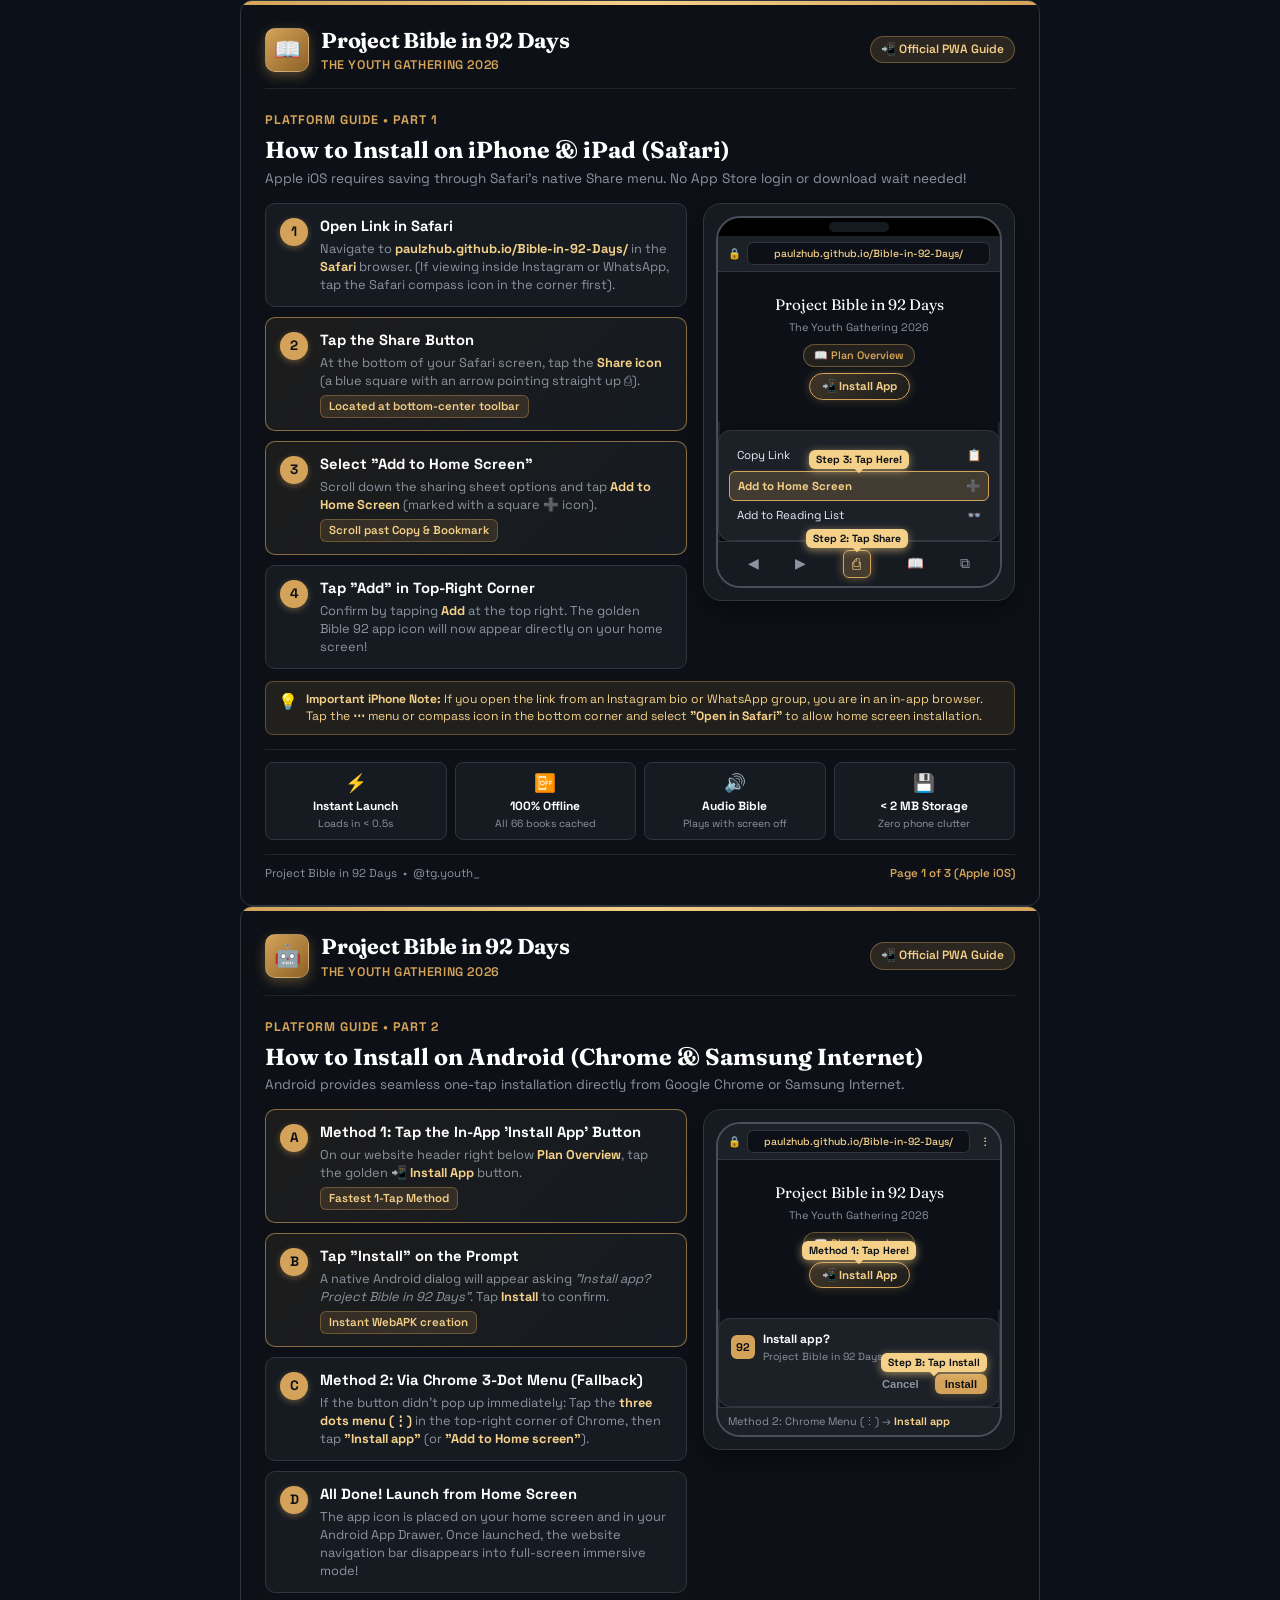
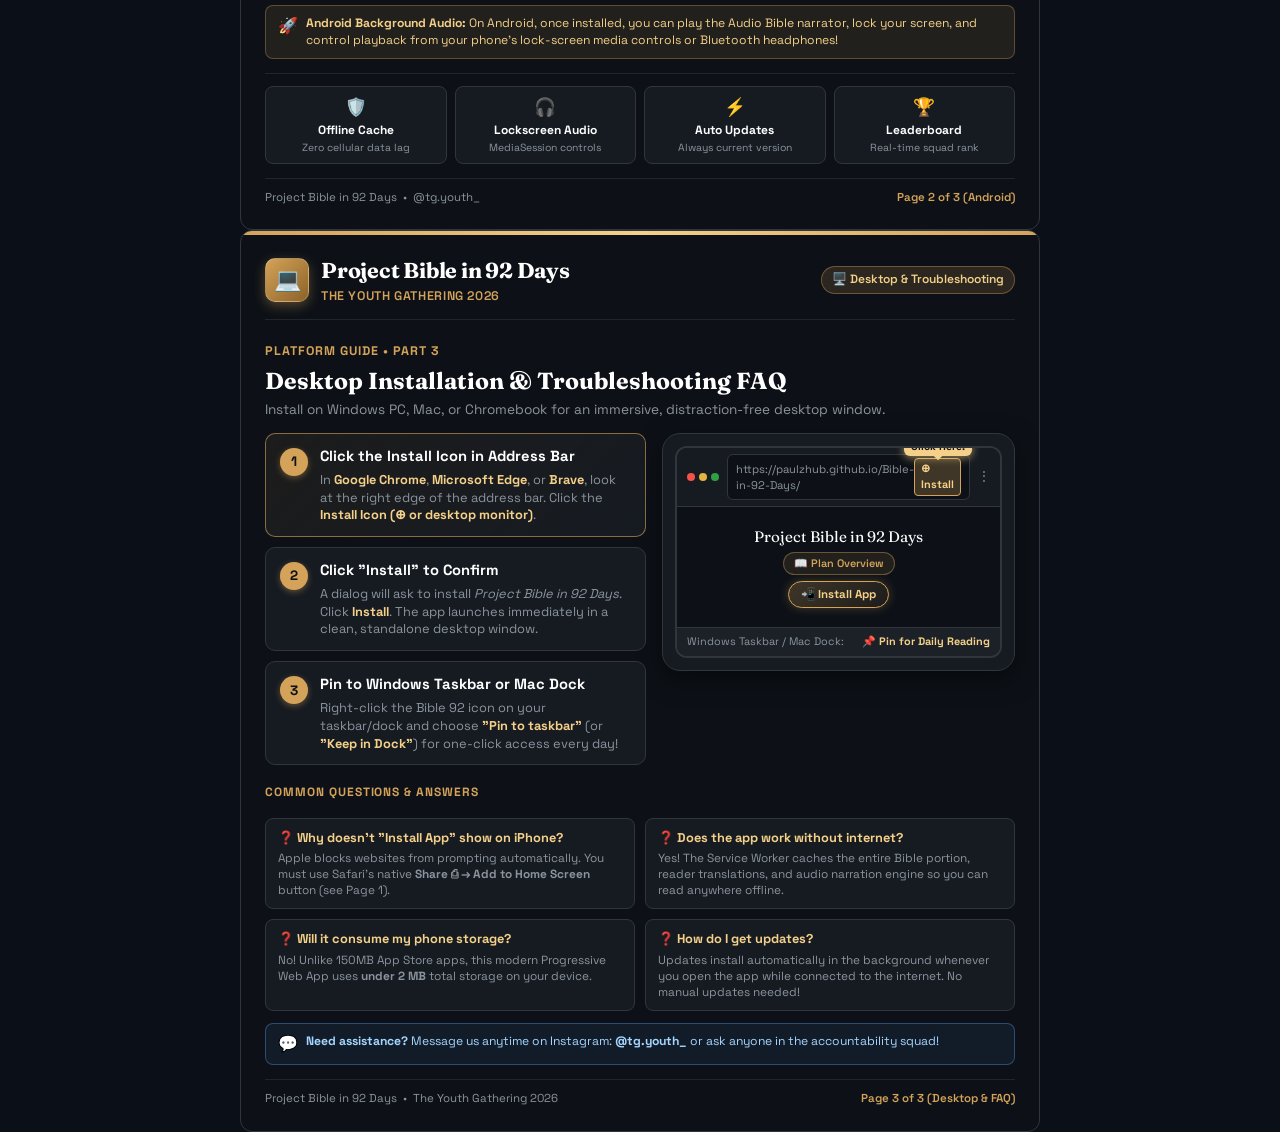
<file: docs/installation-guide.html>
<!DOCTYPE html>
<html lang="en">
<head>
  <meta charset="UTF-8">
  <meta name="viewport" content="width=device-width, initial-scale=1.0">
  <title>Project Bible in 92 Days — Official App Installation Guide</title>
  <link rel="preconnect" href="https://fonts.googleapis.com">
  <link rel="preconnect" href="https://fonts.gstatic.com" crossorigin>
  <link href="https://fonts.googleapis.com/css2?family=Fraunces:opsz,wght@9..144,600;9..144,700&family=Space+Grotesk:wght@400;500;600;700&display=swap" rel="stylesheet">
  <style>
    @page {
      size: A4 portrait;
      margin: 10mm 12mm;
    }

    *, *::before, *::after {
      box-sizing: border-box;
      margin: 0;
      padding: 0;
    }

    body {
      font-family: 'Space Grotesk', -apple-system, BlinkMacSystemFont, 'Segoe UI', Roboto, sans-serif;
      background-color: #0b0f17;
      color: #e6edf3;
      line-height: 1.45;
      -webkit-font-smoothing: antialiased;
      print-color-adjust: exact;
      -webkit-print-color-adjust: exact;
    }

    .page {
      width: 100%;
      max-width: 800px;
      margin: 0 auto;
      background: #0d1117;
      border: 1px solid #30363d;
      border-radius: 12px;
      padding: 24px;
      page-break-after: always;
      position: relative;
      overflow: hidden;
    }

    .page:last-child {
      page-break-after: avoid;
    }

    /* Decorative header accent bar */
    .page-top-accent {
      position: absolute;
      top: 0;
      left: 0;
      right: 0;
      height: 4px;
      background: linear-gradient(90deg, #d4a359 0%, #f4d089 50%, #d4a359 100%);
    }

    /* Header */
    .header {
      display: flex;
      align-items: center;
      justify-content: space-between;
      border-bottom: 1px solid #21262d;
      padding-bottom: 14px;
      margin-bottom: 18px;
    }

    .brand-block {
      display: flex;
      align-items: center;
      gap: 12px;
    }

    .brand-icon {
      width: 44px;
      height: 44px;
      border-radius: 10px;
      background: linear-gradient(135deg, #d4a359 0%, #8c6227 100%);
      display: flex;
      align-items: center;
      justify-content: center;
      font-size: 22px;
      box-shadow: 0 4px 12px rgba(212, 163, 89, 0.35);
      border: 1px solid rgba(255, 255, 255, 0.2);
    }

    .brand-title {
      font-family: 'Fraunces', serif;
      font-size: 1.35rem;
      font-weight: 700;
      color: #ffffff;
      letter-spacing: -0.01em;
    }

    .brand-subtitle {
      font-size: 0.78rem;
      color: #d4a359;
      font-weight: 600;
      text-transform: uppercase;
      letter-spacing: 0.05em;
    }

    .badge-pwa {
      display: inline-flex;
      align-items: center;
      gap: 6px;
      padding: 4px 10px;
      background: rgba(212, 163, 89, 0.15);
      border: 1px solid rgba(212, 163, 89, 0.4);
      border-radius: 20px;
      color: #f4d089;
      font-size: 0.75rem;
      font-weight: 600;
    }

    /* Section Headers */
    .section-title-wrap {
      margin-bottom: 14px;
    }

    .section-tag {
      display: inline-flex;
      align-items: center;
      gap: 6px;
      font-size: 0.78rem;
      font-weight: 700;
      color: #d4a359;
      text-transform: uppercase;
      letter-spacing: 0.08em;
      margin-bottom: 4px;
    }

    .section-heading {
      font-family: 'Fraunces', serif;
      font-size: 1.45rem;
      font-weight: 700;
      color: #ffffff;
    }

    .section-desc {
      font-size: 0.85rem;
      color: #8b949e;
      margin-top: 2px;
    }

    /* Layout Grid: Steps + Visual Mockup */
    .guide-grid {
      display: grid;
      grid-template-columns: 1.15fr 0.85fr;
      gap: 16px;
      align-items: start;
    }

    /* Step Cards */
    .steps-list {
      display: flex;
      flex-direction: column;
      gap: 10px;
    }

    .step-card {
      background: #161b22;
      border: 1px solid #30363d;
      border-radius: 10px;
      padding: 12px 14px;
      display: flex;
      gap: 12px;
      position: relative;
    }

    .step-card.active-step {
      border-color: rgba(212, 163, 89, 0.6);
      background: linear-gradient(135deg, rgba(212, 163, 89, 0.08) 0%, #161b22 100%);
    }

    .step-num {
      width: 28px;
      height: 28px;
      border-radius: 50%;
      background: #d4a359;
      color: #0d1117;
      font-weight: 700;
      font-size: 0.85rem;
      display: flex;
      align-items: center;
      justify-content: center;
      flex-shrink: 0;
      margin-top: 2px;
      box-shadow: 0 2px 6px rgba(212, 163, 89, 0.4);
    }

    .step-content {
      flex: 1;
    }

    .step-title {
      font-size: 0.92rem;
      font-weight: 700;
      color: #ffffff;
      margin-bottom: 3px;
    }

    .step-text {
      font-size: 0.8rem;
      color: #8b949e;
      line-height: 1.4;
    }

    .step-text strong {
      color: #f4d089;
    }

    .step-callout {
      display: inline-block;
      margin-top: 5px;
      padding: 2px 8px;
      background: rgba(212, 163, 89, 0.15);
      border: 1px solid rgba(212, 163, 89, 0.35);
      border-radius: 6px;
      font-size: 0.72rem;
      color: #f4d089;
      font-weight: 600;
    }

    /* Visual Device Mockup Frame */
    .mockup-container {
      background: #161b22;
      border: 1px solid #30363d;
      border-radius: 18px;
      padding: 12px;
      box-shadow: 0 8px 24px rgba(0, 0, 0, 0.5);
    }

    .phone-frame {
      border: 2px solid #484f58;
      border-radius: 24px;
      background: #0d1117;
      overflow: hidden;
      box-shadow: inset 0 0 0 2px #21262d;
    }

    .phone-notch-bar {
      height: 18px;
      background: #000;
      display: flex;
      justify-content: center;
      align-items: center;
      padding: 0 14px;
    }

    .phone-notch {
      width: 60px;
      height: 10px;
      background: #161b22;
      border-radius: 10px;
    }

    .mockup-url-bar {
      background: #1c2128;
      padding: 6px 10px;
      border-bottom: 1px solid #30363d;
      display: flex;
      align-items: center;
      gap: 6px;
      font-size: 0.65rem;
      color: #8b949e;
    }

    .url-chip {
      background: #0d1117;
      padding: 3px 8px;
      border-radius: 6px;
      color: #f4d089;
      font-weight: 500;
      flex: 1;
      text-align: center;
      border: 1px solid #30363d;
      overflow: hidden;
      text-overflow: ellipsis;
      white-space: nowrap;
    }

    .mockup-screen-content {
      padding: 12px 10px;
      background: #0d1117;
      min-height: 150px;
      display: flex;
      flex-direction: column;
      align-items: center;
      justify-content: center;
      text-align: center;
      position: relative;
    }

    .mockup-screen-title {
      font-family: 'Fraunces', serif;
      font-size: 0.95rem;
      color: #fff;
      margin-bottom: 4px;
    }

    .mockup-screen-sub {
      font-size: 0.68rem;
      color: #8b949e;
      margin-bottom: 8px;
    }

    .mockup-plan-btn {
      padding: 3px 10px;
      border-radius: 12px;
      border: 1px solid rgba(212, 163, 89, 0.4);
      background: rgba(212, 163, 89, 0.1);
      color: #d4a359;
      font-size: 0.68rem;
      font-weight: 600;
      margin-bottom: 6px;
    }

    .mockup-install-btn {
      padding: 4px 12px;
      border-radius: 14px;
      border: 1px solid #d4a359;
      background: linear-gradient(135deg, rgba(212, 163, 89, 0.25), rgba(212, 163, 89, 0.08));
      color: #f4d089;
      font-size: 0.72rem;
      font-weight: 700;
      display: inline-flex;
      align-items: center;
      gap: 4px;
      box-shadow: 0 0 10px rgba(212, 163, 89, 0.3);
      position: relative;
    }

    /* Glowing Callout Badge */
    .glow-pointer {
      position: absolute;
      background: #f4d089;
      color: #0d1117;
      font-size: 0.65rem;
      font-weight: 800;
      padding: 2px 7px;
      border-radius: 6px;
      box-shadow: 0 2px 8px rgba(244, 208, 137, 0.6);
      white-space: nowrap;
      z-index: 10;
      display: flex;
      align-items: center;
      gap: 4px;
    }

    .glow-pointer::after {
      content: '';
      position: absolute;
      width: 6px;
      height: 6px;
      background: #f4d089;
      transform: rotate(45deg);
    }

    .glow-pointer.bottom-point {
      bottom: 110%;
      left: 50%;
      transform: translateX(-50%);
    }

    .glow-pointer.bottom-point::after {
      bottom: -3px;
      left: 50%;
      margin-left: -3px;
    }

    .glow-pointer.top-point {
      top: 110%;
      left: 50%;
      transform: translateX(-50%);
    }

    .glow-pointer.top-point::after {
      top: -3px;
      left: 50%;
      margin-left: -3px;
    }

    /* Safari Bottom Bar Mockup */
    .safari-bottom-bar {
      background: #161b22;
      border-top: 1px solid #30363d;
      padding: 8px 12px;
      display: flex;
      justify-content: space-around;
      align-items: center;
      font-size: 0.85rem;
      color: #8b949e;
      position: relative;
    }

    .safari-icon-highlight {
      color: #f4d089;
      background: rgba(212, 163, 89, 0.25);
      border: 1px solid #d4a359;
      width: 28px;
      height: 28px;
      border-radius: 6px;
      display: flex;
      align-items: center;
      justify-content: center;
      font-size: 0.95rem;
      box-shadow: 0 0 10px rgba(212, 163, 89, 0.5);
      position: relative;
    }

    /* iOS Share Sheet Overlay Mockup */
    .share-sheet-mockup {
      background: #1c2128;
      border: 1px solid #30363d;
      border-radius: 12px;
      padding: 10px;
      margin-top: 8px;
      box-shadow: 0 6px 16px rgba(0, 0, 0, 0.6);
    }

    .share-sheet-item {
      display: flex;
      align-items: center;
      justify-content: space-between;
      padding: 6px 8px;
      border-radius: 6px;
      font-size: 0.72rem;
      color: #e6edf3;
      border-bottom: 1px solid rgba(255, 255, 255, 0.05);
    }

    .share-sheet-item:last-child {
      border-bottom: none;
    }

    .share-sheet-item.highlighted {
      background: rgba(212, 163, 89, 0.2);
      border: 1px solid #d4a359;
      color: #f4d089;
      font-weight: 700;
    }

    /* Android Bottom Sheet Prompt */
    .android-sheet-mockup {
      background: #1c2128;
      border: 1px solid #30363d;
      border-radius: 12px;
      padding: 12px;
      margin-top: 8px;
    }

    .android-sheet-header {
      display: flex;
      align-items: center;
      gap: 8px;
      margin-bottom: 8px;
    }

    .android-sheet-icon {
      width: 24px;
      height: 24px;
      border-radius: 6px;
      background: #d4a359;
      color: #0d1117;
      display: flex;
      align-items: center;
      justify-content: center;
      font-weight: 700;
      font-size: 0.7rem;
    }

    .android-sheet-title {
      font-size: 0.75rem;
      font-weight: 700;
      color: #fff;
    }

    .android-sheet-actions {
      display: flex;
      justify-content: flex-end;
      gap: 6px;
      margin-top: 10px;
    }

    .android-btn {
      padding: 4px 10px;
      border-radius: 6px;
      font-size: 0.7rem;
      font-weight: 600;
      border: none;
    }

    .android-btn-cancel {
      background: transparent;
      color: #8b949e;
    }

    .android-btn-install {
      background: #d4a359;
      color: #0d1117;
      font-weight: 700;
      box-shadow: 0 0 8px rgba(212, 163, 89, 0.4);
    }

    /* Desktop Window Mockup */
    .desktop-frame {
      border: 2px solid #30363d;
      border-radius: 12px;
      background: #0d1117;
      overflow: hidden;
    }

    .desktop-titlebar {
      background: #161b22;
      padding: 6px 10px;
      display: flex;
      align-items: center;
      gap: 8px;
      border-bottom: 1px solid #30363d;
    }

    .window-dots {
      display: flex;
      gap: 4px;
    }

    .dot {
      width: 8px;
      height: 8px;
      border-radius: 50%;
    }

    .dot.red { background: #f85149; }
    .dot.yellow { background: #e3b341; }
    .dot.green { background: #2ea043; }

    .desktop-addressbar {
      background: #0d1117;
      border: 1px solid #30363d;
      border-radius: 6px;
      padding: 3px 8px;
      flex: 1;
      display: flex;
      align-items: center;
      justify-content: space-between;
      font-size: 0.7rem;
      color: #8b949e;
    }

    .desktop-install-icon {
      background: rgba(212, 163, 89, 0.25);
      border: 1px solid #d4a359;
      color: #f4d089;
      padding: 2px 6px;
      border-radius: 4px;
      font-size: 0.68rem;
      font-weight: 700;
      display: inline-flex;
      align-items: center;
      gap: 3px;
    }

    /* Feature Cards Strip */
    .features-strip {
      display: grid;
      grid-template-columns: repeat(4, 1fr);
      gap: 8px;
      margin-top: 14px;
      border-top: 1px solid #21262d;
      padding-top: 12px;
    }

    .feature-item {
      background: #161b22;
      border: 1px solid #30363d;
      border-radius: 8px;
      padding: 8px 10px;
      text-align: center;
    }

    .feature-icon {
      font-size: 1.1rem;
      margin-bottom: 2px;
    }

    .feature-title {
      font-size: 0.75rem;
      font-weight: 700;
      color: #fff;
    }

    .feature-desc {
      font-size: 0.65rem;
      color: #8b949e;
    }

    /* Pro Tip Banner */
    .protip-banner {
      background: rgba(212, 163, 89, 0.1);
      border: 1px solid rgba(212, 163, 89, 0.35);
      border-radius: 8px;
      padding: 9px 12px;
      margin-top: 12px;
      display: flex;
      align-items: flex-start;
      gap: 8px;
      font-size: 0.76rem;
      color: #f4d089;
      line-height: 1.4;
    }

    .protip-icon {
      font-size: 1rem;
      flex-shrink: 0;
    }

    /* FAQ Section on Page 3 */
    .faq-grid {
      display: grid;
      grid-template-columns: 1fr 1fr;
      gap: 10px;
      margin-top: 12px;
    }

    .faq-card {
      background: #161b22;
      border: 1px solid #30363d;
      border-radius: 8px;
      padding: 10px 12px;
    }

    .faq-q {
      font-size: 0.8rem;
      font-weight: 700;
      color: #f4d089;
      margin-bottom: 3px;
    }

    .faq-a {
      font-size: 0.74rem;
      color: #8b949e;
      line-height: 1.35;
    }

    /* Footer */
    .page-footer {
      border-top: 1px solid #21262d;
      padding-top: 10px;
      margin-top: 14px;
      display: flex;
      align-items: center;
      justify-content: space-between;
      font-size: 0.72rem;
      color: #8b949e;
    }

    .footer-left {
      display: flex;
      align-items: center;
      gap: 6px;
    }

    .footer-right {
      font-weight: 600;
      color: #d4a359;
    }
  </style>
</head>
<body>

  <!-- ==================== PAGE 1: APPLE iOS (IPHONE & IPAD) ==================== -->
  <div class="page">
    <div class="page-top-accent"></div>

    <header class="header">
      <div class="brand-block">
        <div class="brand-icon">📖</div>
        <div>
          <div class="brand-title">Project Bible in 92 Days</div>
          <div class="brand-subtitle">The Youth Gathering 2026</div>
        </div>
      </div>
      <div class="badge-pwa">
        <span>📲 Official PWA Guide</span>
      </div>
    </header>

    <div class="section-title-wrap">
      <div class="section-tag">Platform Guide • Part 1</div>
      <h2 class="section-heading">How to Install on iPhone & iPad (Safari)</h2>
      <p class="section-desc">Apple iOS requires saving through Safari's native Share menu. No App Store login or download wait needed!</p>
    </div>

    <div class="guide-grid">
      <!-- Steps -->
      <div class="steps-list">
        <div class="step-card">
          <div class="step-num">1</div>
          <div class="step-content">
            <div class="step-title">Open Link in Safari</div>
            <div class="step-text">Navigate to <strong>paulzhub.github.io/Bible-in-92-Days/</strong> in the <strong>Safari</strong> browser. (If viewing inside Instagram or WhatsApp, tap the Safari compass icon in the corner first).</div>
          </div>
        </div>

        <div class="step-card active-step">
          <div class="step-num">2</div>
          <div class="step-content">
            <div class="step-title">Tap the Share Button</div>
            <div class="step-text">At the bottom of your Safari screen, tap the <strong>Share icon</strong> (a blue square with an arrow pointing straight up ⎙).</div>
            <div class="step-callout">Located at bottom-center toolbar</div>
          </div>
        </div>

        <div class="step-card active-step">
          <div class="step-num">3</div>
          <div class="step-content">
            <div class="step-title">Select "Add to Home Screen"</div>
            <div class="step-text">Scroll down the sharing sheet options and tap <strong>Add to Home Screen</strong> (marked with a square ➕ icon).</div>
            <div class="step-callout">Scroll past Copy & Bookmark</div>
          </div>
        </div>

        <div class="step-card">
          <div class="step-num">4</div>
          <div class="step-content">
            <div class="step-title">Tap "Add" in Top-Right Corner</div>
            <div class="step-text">Confirm by tapping <strong>Add</strong> at the top right. The golden Bible 92 app icon will now appear directly on your home screen!</div>
          </div>
        </div>
      </div>

      <!-- Visual Mockup -->
      <div class="mockup-container">
        <div class="phone-frame">
          <div class="phone-notch-bar">
            <div class="phone-notch"></div>
          </div>

          <div class="mockup-url-bar">
            <span>🔒</span>
            <div class="url-chip">paulzhub.github.io/Bible-in-92-Days/</div>
          </div>

          <div class="mockup-screen-content">
            <div class="mockup-screen-title">Project Bible in 92 Days</div>
            <div class="mockup-screen-sub">The Youth Gathering 2026</div>
            <div class="mockup-plan-btn">📖 Plan Overview</div>
            <div class="mockup-install-btn">
              <span>📲 Install App</span>
            </div>
          </div>

          <!-- Share Sheet Preview -->
          <div class="share-sheet-mockup">
            <div class="share-sheet-item">
              <span>Copy Link</span>
              <span>📋</span>
            </div>
            <div class="share-sheet-item highlighted" style="position: relative;">
              <span>Add to Home Screen</span>
              <span>➕</span>
              <div class="glow-pointer bottom-point">Step 3: Tap Here!</div>
            </div>
            <div class="share-sheet-item">
              <span>Add to Reading List</span>
              <span>👓</span>
            </div>
          </div>

          <!-- Safari Bottom Toolbar -->
          <div class="safari-bottom-bar">
            <span>◀</span>
            <span>▶</span>
            <div class="safari-icon-highlight">
              <span>⎙</span>
              <div class="glow-pointer bottom-point">Step 2: Tap Share</div>
            </div>
            <span>📖</span>
            <span>⧉</span>
          </div>
        </div>
      </div>
    </div>

    <!-- Pro Tip -->
    <div class="protip-banner">
      <div class="protip-icon">💡</div>
      <div><strong>Important iPhone Note:</strong> If you open the link from an Instagram bio or WhatsApp group, you are in an in-app browser. Tap the <strong>⋯</strong> menu or compass icon in the bottom corner and select <strong>"Open in Safari"</strong> to allow home screen installation.</div>
    </div>

    <div class="features-strip">
      <div class="feature-item">
        <div class="feature-icon">⚡</div>
        <div class="feature-title">Instant Launch</div>
        <div class="feature-desc">Loads in &lt; 0.5s</div>
      </div>
      <div class="feature-item">
        <div class="feature-icon">📴</div>
        <div class="feature-title">100% Offline</div>
        <div class="feature-desc">All 66 books cached</div>
      </div>
      <div class="feature-item">
        <div class="feature-icon">🔊</div>
        <div class="feature-title">Audio Bible</div>
        <div class="feature-desc">Plays with screen off</div>
      </div>
      <div class="feature-item">
        <div class="feature-icon">💾</div>
        <div class="feature-title">&lt; 2 MB Storage</div>
        <div class="feature-desc">Zero phone clutter</div>
      </div>
    </div>

    <footer class="page-footer">
      <div class="footer-left">
        <span>Project Bible in 92 Days</span> • <span>@tg.youth_</span>
      </div>
      <div class="footer-right">Page 1 of 3 (Apple iOS)</div>
    </footer>
  </div>


  <!-- ==================== PAGE 2: ANDROID (CHROME & SAMSUNG INTERNET) ==================== -->
  <div class="page">
    <div class="page-top-accent"></div>

    <header class="header">
      <div class="brand-block">
        <div class="brand-icon">🤖</div>
        <div>
          <div class="brand-title">Project Bible in 92 Days</div>
          <div class="brand-subtitle">The Youth Gathering 2026</div>
        </div>
      </div>
      <div class="badge-pwa">
        <span>📲 Official PWA Guide</span>
      </div>
    </header>

    <div class="section-title-wrap">
      <div class="section-tag">Platform Guide • Part 2</div>
      <h2 class="section-heading">How to Install on Android (Chrome & Samsung Internet)</h2>
      <p class="section-desc">Android provides seamless one-tap installation directly from Google Chrome or Samsung Internet.</p>
    </div>

    <div class="guide-grid">
      <!-- Steps -->
      <div class="steps-list">
        <div class="step-card active-step">
          <div class="step-num">A</div>
          <div class="step-content">
            <div class="step-title">Method 1: Tap the In-App 'Install App' Button</div>
            <div class="step-text">On our website header right below <strong>Plan Overview</strong>, tap the golden <strong>📲 Install App</strong> button.</div>
            <div class="step-callout">Fastest 1-Tap Method</div>
          </div>
        </div>

        <div class="step-card active-step">
          <div class="step-num">B</div>
          <div class="step-content">
            <div class="step-title">Tap "Install" on the Prompt</div>
            <div class="step-text">A native Android dialog will appear asking <em>"Install app? Project Bible in 92 Days"</em>. Tap <strong>Install</strong> to confirm.</div>
            <div class="step-callout">Instant WebAPK creation</div>
          </div>
        </div>

        <div class="step-card">
          <div class="step-num">C</div>
          <div class="step-content">
            <div class="step-title">Method 2: Via Chrome 3-Dot Menu (Fallback)</div>
            <div class="step-text">If the button didn't pop up immediately: Tap the <strong>three dots menu (⋮)</strong> in the top-right corner of Chrome, then tap <strong>"Install app"</strong> (or <strong>"Add to Home screen"</strong>).</div>
          </div>
        </div>

        <div class="step-card">
          <div class="step-num">D</div>
          <div class="step-content">
            <div class="step-title">All Done! Launch from Home Screen</div>
            <div class="step-text">The app icon is placed on your home screen and in your Android App Drawer. Once launched, the website navigation bar disappears into full-screen immersive mode!</div>
          </div>
        </div>
      </div>

      <!-- Visual Mockup -->
      <div class="mockup-container">
        <div class="phone-frame">
          <div class="mockup-url-bar">
            <span>🔒</span>
            <div class="url-chip">paulzhub.github.io/Bible-in-92-Days/</div>
            <span style="font-weight: 900; color: #f4d089; margin-left: 4px;">⋮</span>
          </div>

          <div class="mockup-screen-content">
            <div class="mockup-screen-title">Project Bible in 92 Days</div>
            <div class="mockup-screen-sub">The Youth Gathering 2026</div>
            <div class="mockup-plan-btn">📖 Plan Overview</div>
            
            <div class="mockup-install-btn" style="position: relative;">
              <span>📲 Install App</span>
              <div class="glow-pointer bottom-point">Method 1: Tap Here!</div>
            </div>
          </div>

          <!-- Android Native Sheet Mockup -->
          <div class="android-sheet-mockup">
            <div class="android-sheet-header">
              <div class="android-sheet-icon">92</div>
              <div>
                <div class="android-sheet-title">Install app?</div>
                <div style="font-size: 0.65rem; color: #8b949e;">Project Bible in 92 Days</div>
              </div>
            </div>
            <div class="android-sheet-actions" style="position: relative;">
              <button class="android-btn android-btn-cancel">Cancel</button>
              <button class="android-btn android-btn-install">Install</button>
              <div class="glow-pointer bottom-point" style="right: 0; left: auto; transform: none;">Step B: Tap Install</div>
            </div>
          </div>

          <!-- Chrome Dropdown Menu Preview -->
          <div style="background: #1c2128; border-top: 1px solid #30363d; padding: 6px 10px; font-size: 0.68rem; color: #8b949e;">
            <div>Method 2: Chrome Menu (⋮) → <strong style="color: #f4d089;">Install app</strong></div>
          </div>
        </div>
      </div>
    </div>

    <!-- Pro Tip -->
    <div class="protip-banner">
      <div class="protip-icon">🚀</div>
      <div><strong>Android Background Audio:</strong> On Android, once installed, you can play the Audio Bible narrator, lock your screen, and control playback from your phone's lock-screen media controls or Bluetooth headphones!</div>
    </div>

    <div class="features-strip">
      <div class="feature-item">
        <div class="feature-icon">🛡️</div>
        <div class="feature-title">Offline Cache</div>
        <div class="feature-desc">Zero cellular data lag</div>
      </div>
      <div class="feature-item">
        <div class="feature-icon">🎧</div>
        <div class="feature-title">Lockscreen Audio</div>
        <div class="feature-desc">MediaSession controls</div>
      </div>
      <div class="feature-item">
        <div class="feature-icon">⚡</div>
        <div class="feature-title">Auto Updates</div>
        <div class="feature-desc">Always current version</div>
      </div>
      <div class="feature-item">
        <div class="feature-icon">🏆</div>
        <div class="feature-title">Leaderboard</div>
        <div class="feature-desc">Real-time squad rank</div>
      </div>
    </div>

    <footer class="page-footer">
      <div class="footer-left">
        <span>Project Bible in 92 Days</span> • <span>@tg.youth_</span>
      </div>
      <div class="footer-right">Page 2 of 3 (Android)</div>
    </footer>
  </div>


  <!-- ==================== PAGE 3: DESKTOP & TROUBLESHOOTING FAQ ==================== -->
  <div class="page">
    <div class="page-top-accent"></div>

    <header class="header">
      <div class="brand-block">
        <div class="brand-icon">💻</div>
        <div>
          <div class="brand-title">Project Bible in 92 Days</div>
          <div class="brand-subtitle">The Youth Gathering 2026</div>
        </div>
      </div>
      <div class="badge-pwa">
        <span>🖥️ Desktop & Troubleshooting</span>
      </div>
    </header>

    <div class="section-title-wrap">
      <div class="section-tag">Platform Guide • Part 3</div>
      <h2 class="section-heading">Desktop Installation & Troubleshooting FAQ</h2>
      <p class="section-desc">Install on Windows PC, Mac, or Chromebook for an immersive, distraction-free desktop window.</p>
    </div>

    <!-- Desktop Step & Mockup -->
    <div class="guide-grid">
      <div class="steps-list">
        <div class="step-card active-step">
          <div class="step-num">1</div>
          <div class="step-content">
            <div class="step-title">Click the Install Icon in Address Bar</div>
            <div class="step-text">In <strong>Google Chrome</strong>, <strong>Microsoft Edge</strong>, or <strong>Brave</strong>, look at the right edge of the address bar. Click the <strong>Install Icon (⊕ or desktop monitor)</strong>.</div>
          </div>
        </div>

        <div class="step-card">
          <div class="step-num">2</div>
          <div class="step-content">
            <div class="step-title">Click "Install" to Confirm</div>
            <div class="step-text">A dialog will ask to install <em>Project Bible in 92 Days</em>. Click <strong>Install</strong>. The app launches immediately in a clean, standalone desktop window.</div>
          </div>
        </div>

        <div class="step-card">
          <div class="step-num">3</div>
          <div class="step-content">
            <div class="step-title">Pin to Windows Taskbar or Mac Dock</div>
            <div class="step-text">Right-click the Bible 92 icon on your taskbar/dock and choose <strong>"Pin to taskbar"</strong> (or <strong>"Keep in Dock"</strong>) for one-click access every day!</div>
          </div>
        </div>
      </div>

      <!-- Desktop Frame Mockup -->
      <div class="mockup-container">
        <div class="desktop-frame">
          <div class="desktop-titlebar">
            <div class="window-dots">
              <div class="dot red"></div>
              <div class="dot yellow"></div>
              <div class="dot green"></div>
            </div>
            <div class="desktop-addressbar">
              <span>https://paulzhub.github.io/Bible-in-92-Days/</span>
              <div class="desktop-install-icon" style="position: relative;">
                <span>⊕ Install</span>
                <div class="glow-pointer bottom-point">Click Here!</div>
              </div>
            </div>
            <span style="color: #8b949e; font-size: 0.75rem;">⋮</span>
          </div>

          <div class="mockup-screen-content" style="min-height: 120px;">
            <div class="mockup-screen-title">Project Bible in 92 Days</div>
            <div class="mockup-plan-btn">📖 Plan Overview</div>
            <div class="mockup-install-btn">
              <span>📲 Install App</span>
            </div>
          </div>

          <!-- Pin to Taskbar Illustration -->
          <div style="background: #1c2128; border-top: 1px solid #30363d; padding: 6px 10px; font-size: 0.68rem; color: #8b949e; display: flex; align-items: center; justify-content: space-between;">
            <span>Windows Taskbar / Mac Dock:</span>
            <span style="color: #f4d089; font-weight: 700;">📌 Pin for Daily Reading</span>
          </div>
        </div>
      </div>
    </div>

    <!-- Troubleshooting FAQ -->
    <div style="margin-top: 14px;">
      <div class="section-tag" style="font-size: 0.75rem;">Common Questions & Answers</div>
      <div class="faq-grid">
        <div class="faq-card">
          <div class="faq-q">❓ Why doesn't "Install App" show on iPhone?</div>
          <div class="faq-a">Apple blocks websites from prompting automatically. You must use Safari's native <strong>Share ⎙ → Add to Home Screen</strong> button (see Page 1).</div>
        </div>

        <div class="faq-card">
          <div class="faq-q">❓ Does the app work without internet?</div>
          <div class="faq-a">Yes! The Service Worker caches the entire Bible portion, reader translations, and audio narration engine so you can read anywhere offline.</div>
        </div>

        <div class="faq-card">
          <div class="faq-q">❓ Will it consume my phone storage?</div>
          <div class="faq-a">No! Unlike 150MB App Store apps, this modern Progressive Web App uses <strong>under 2 MB</strong> total storage on your device.</div>
        </div>

        <div class="faq-card">
          <div class="faq-q">❓ How do I get updates?</div>
          <div class="faq-a">Updates install automatically in the background whenever you open the app while connected to the internet. No manual updates needed!</div>
        </div>
      </div>
    </div>

    <!-- Need Help Banner -->
    <div class="protip-banner" style="margin-top: 12px; background: rgba(88, 166, 255, 0.08); border-color: rgba(88, 166, 255, 0.35); color: #a5d6ff;">
      <div class="protip-icon">💬</div>
      <div><strong>Need assistance?</strong> Message us anytime on Instagram: <strong>@tg.youth_</strong> or ask anyone in the accountability squad!</div>
    </div>

    <footer class="page-footer">
      <div class="footer-left">
        <span>Project Bible in 92 Days</span> • <span>The Youth Gathering 2026</span>
      </div>
      <div class="footer-right">Page 3 of 3 (Desktop & FAQ)</div>
    </footer>
  </div>

</body>
</html>
</file>
